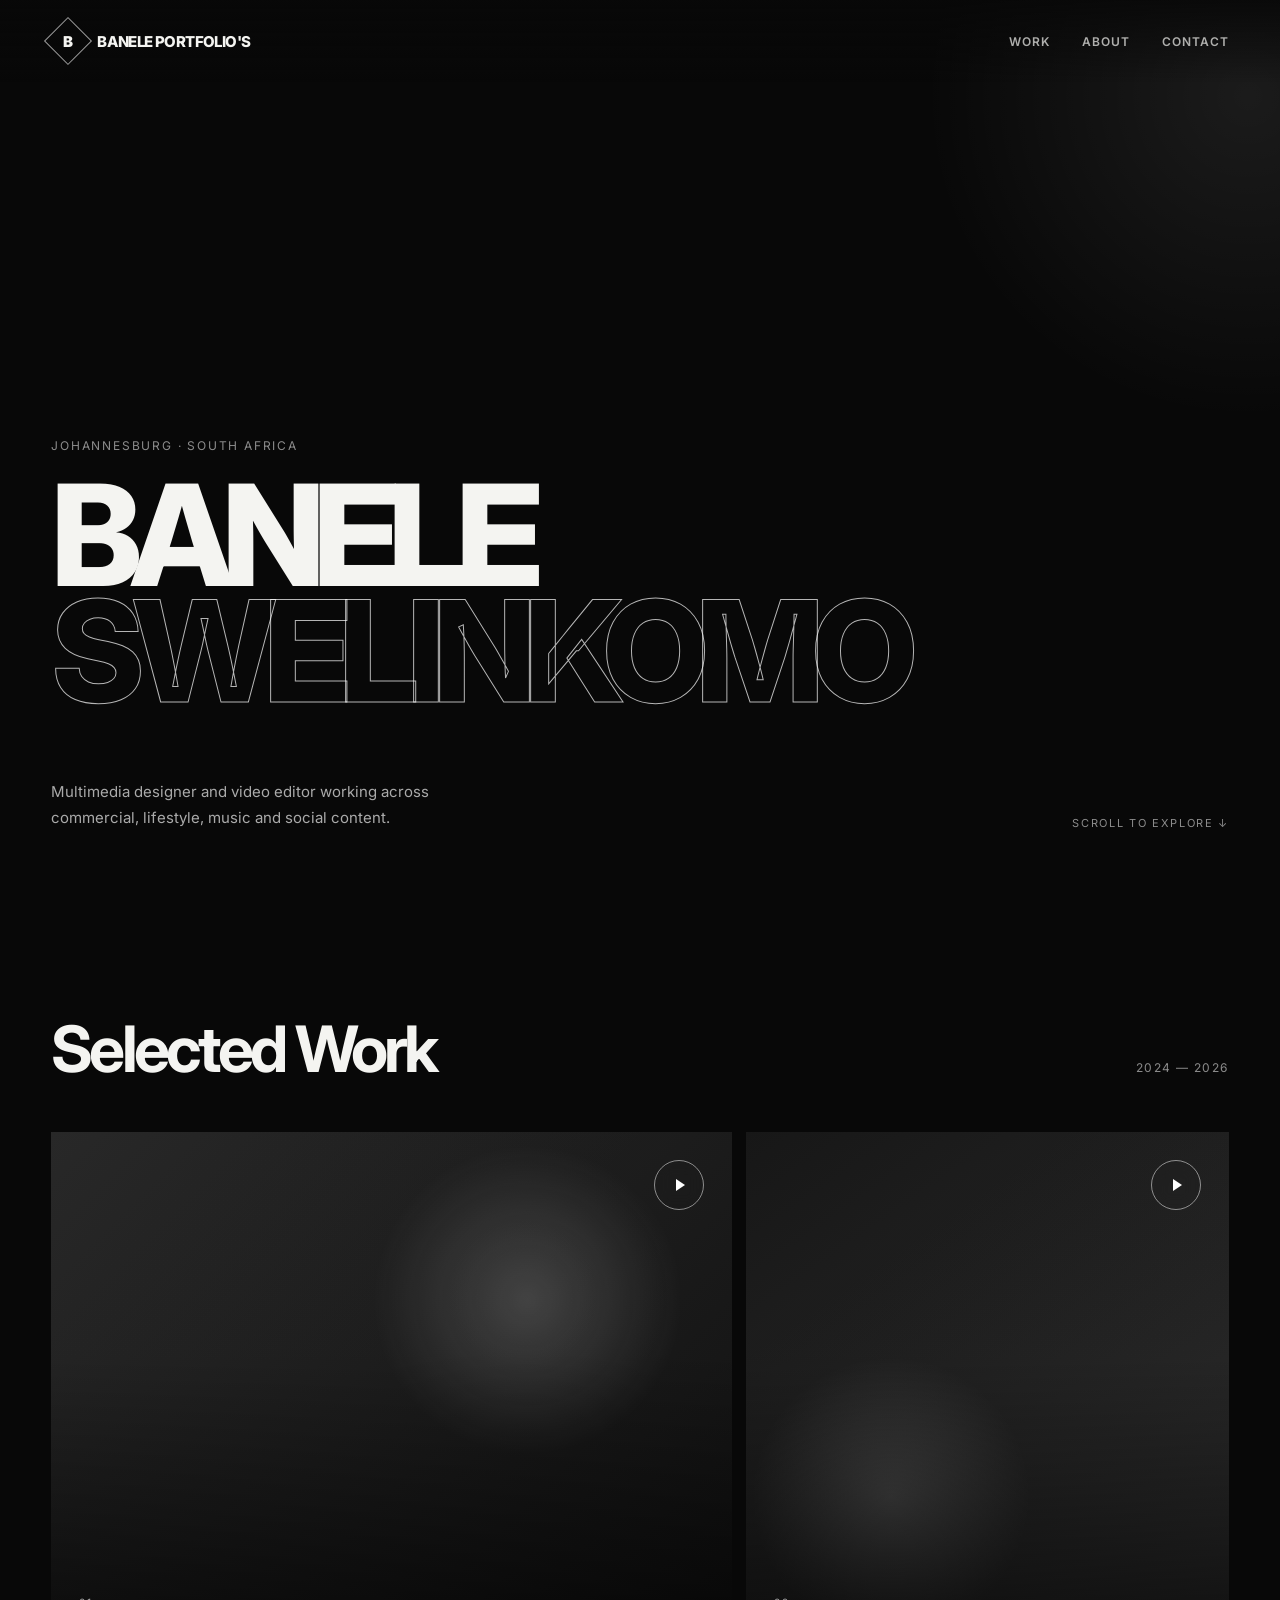
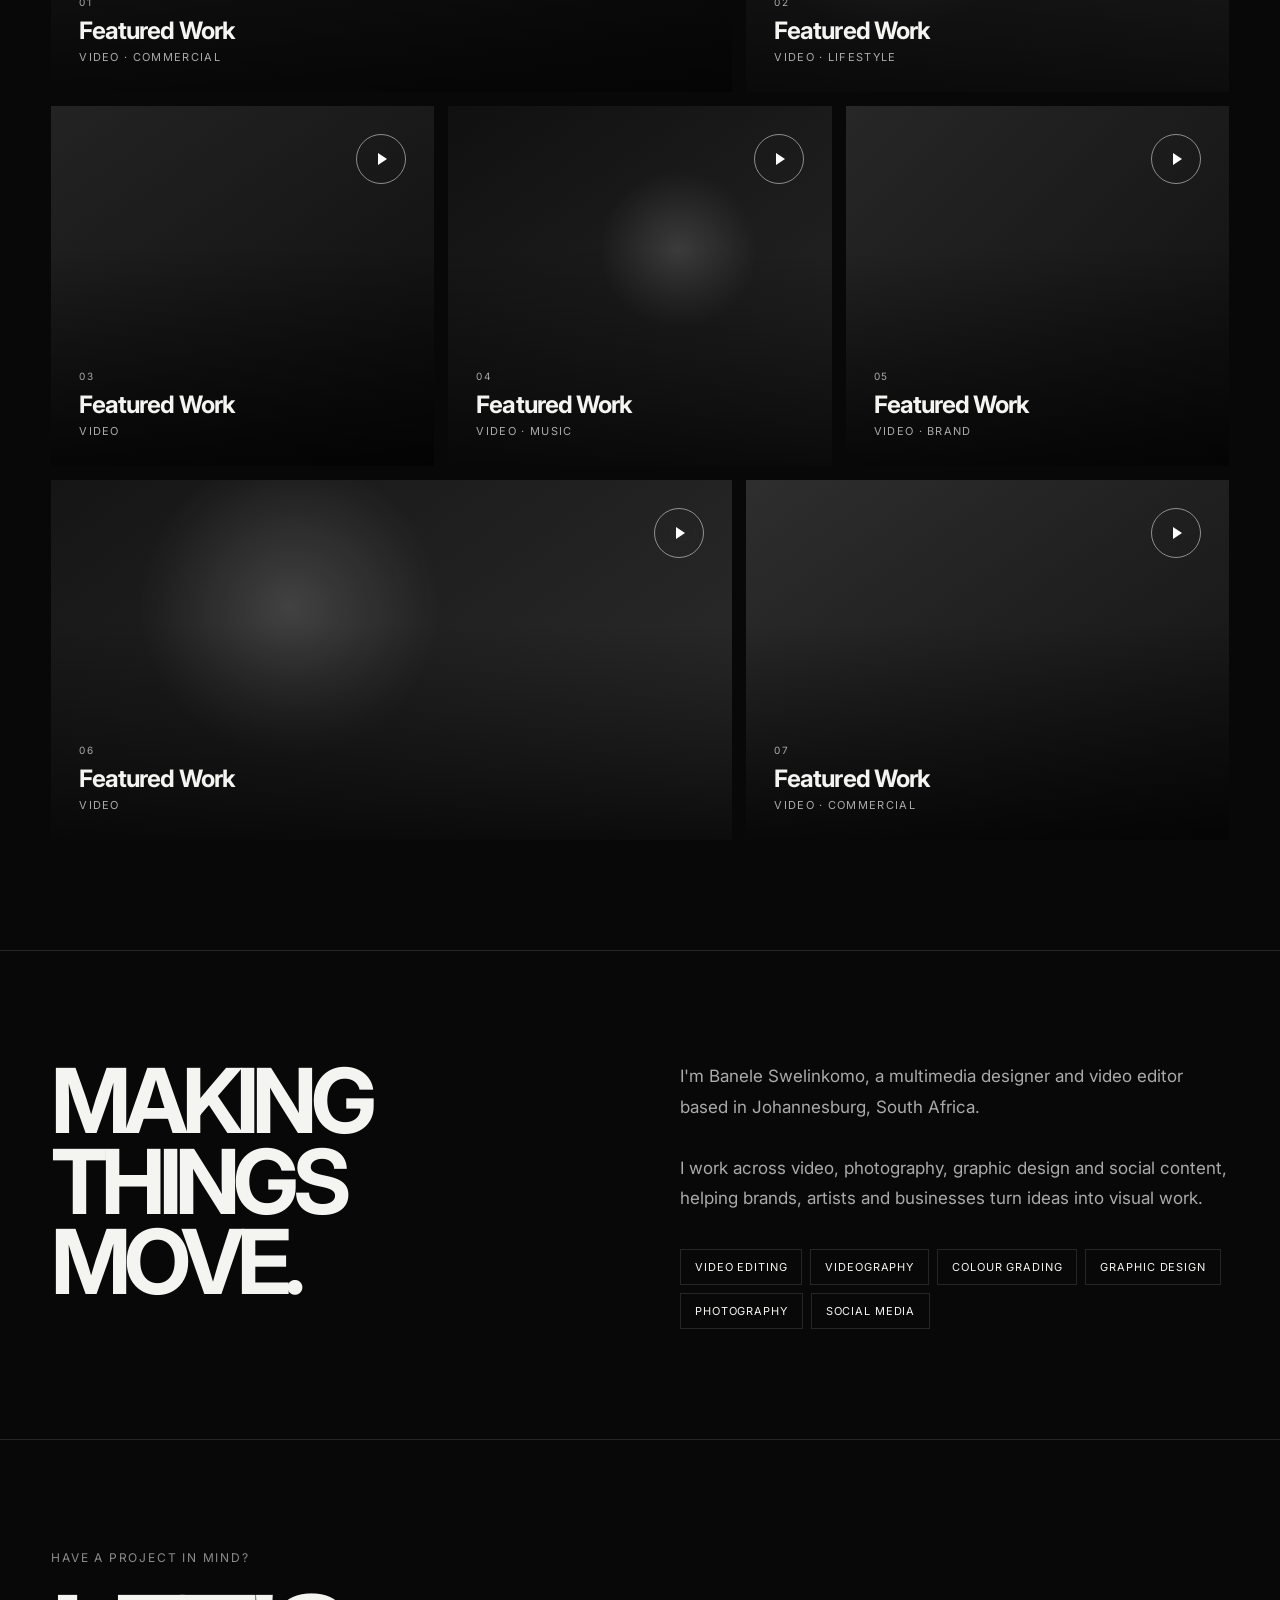
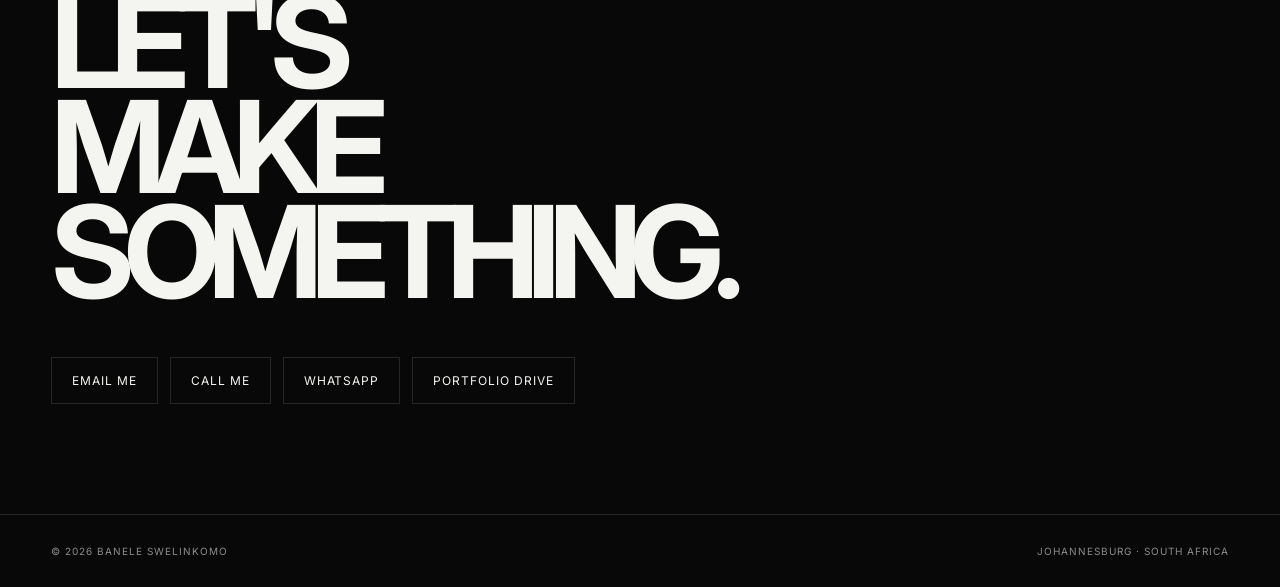
<file: Index.html>
<!DOCTYPE html>
<html lang="en">
<head>
  <meta charset="UTF-8" />
  <meta name="viewport" content="width=device-width, initial-scale=1.0" />

  <title>Banele Portfolio's — Video Editor & Multimedia Designer</title>
  <meta
    name="description"
    content="Banele Swelinkomo — Video Editor, Multimedia Designer, Graphic Designer and Social Media Specialist."
  />

  <style>
    @import url('https://fonts.googleapis.com/css2?family=Inter:wght@400;500;600;700;800;900&display=swap');

    :root {
      --black: #080808;
      --dark: #101010;
      --grey: #1a1a1a;
      --white: #f4f4f1;
      --muted: #8c8c8c;
      --border: rgba(255,255,255,0.12);
    }

    * {
      box-sizing: border-box;
      margin: 0;
      padding: 0;
    }

    html {
      scroll-behavior: smooth;
    }

    body {
      background: var(--black);
      color: var(--white);
      font-family: 'Inter', sans-serif;
      overflow-x: hidden;
    }

    a {
      color: inherit;
      text-decoration: none;
    }

    /* ---------------- HEADER ---------------- */

    header {
      position: fixed;
      top: 0;
      left: 0;
      width: 100%;
      z-index: 100;
      padding: 24px 4vw;
      display: flex;
      justify-content: space-between;
      align-items: center;
      mix-blend-mode: normal;
      background: linear-gradient(
        to bottom,
        rgba(8,8,8,0.85),
        transparent
      );
    }

    .logo {
      display: flex;
      align-items: center;
      gap: 12px;
      font-size: 15px;
      font-weight: 800;
      letter-spacing: -0.04em;
      text-transform: uppercase;
    }

    .logo-mark {
      width: 34px;
      height: 34px;
      border: 1px solid rgba(255,255,255,0.6);
      display: grid;
      place-items: center;
      font-size: 15px;
      font-weight: 900;
      transform: rotate(45deg);
    }

    .logo-mark span {
      transform: rotate(-45deg);
    }

    nav {
      display: flex;
      gap: 32px;
      font-size: 12px;
      font-weight: 600;
      text-transform: uppercase;
      letter-spacing: 0.08em;
    }

    nav a {
      opacity: 0.7;
      transition: opacity 0.3s ease;
    }

    nav a:hover {
      opacity: 1;
    }

    /* ---------------- HERO ---------------- */

    .hero {
      min-height: 100vh;
      padding: 150px 4vw 70px;
      display: flex;
      flex-direction: column;
      justify-content: flex-end;
      position: relative;
      overflow: hidden;
    }

    .hero::before {
      content: "";
      position: absolute;
      width: 55vw;
      height: 55vw;
      border-radius: 50%;
      right: -25vw;
      top: -20vw;
      background: radial-gradient(
        circle,
        rgba(255,255,255,0.08),
        transparent 65%
      );
      pointer-events: none;
    }

    .hero-label {
      font-size: 12px;
      text-transform: uppercase;
      letter-spacing: 0.15em;
      color: var(--muted);
      margin-bottom: 25px;
    }

    .hero h1 {
      font-size: clamp(4rem, 11vw, 11rem);
      line-height: 0.82;
      letter-spacing: -0.085em;
      font-weight: 800;
      max-width: 1200px;
    }

    .hero h1 span {
      display: block;
      color: transparent;
      -webkit-text-stroke: 1px rgba(255,255,255,0.7);
    }

    .hero-bottom {
      margin-top: 70px;
      display: flex;
      justify-content: space-between;
      align-items: flex-end;
      gap: 30px;
    }

    .hero-description {
      max-width: 450px;
      color: #aaa;
      font-size: 15px;
      line-height: 1.7;
    }

    .scroll-note {
      font-size: 11px;
      text-transform: uppercase;
      letter-spacing: 0.15em;
      color: var(--muted);
    }

    /* ---------------- WORK ---------------- */

    section {
      padding: 110px 4vw;
    }

    .section-heading {
      display: flex;
      justify-content: space-between;
      align-items: baseline;
      margin-bottom: 45px;
    }

    .section-heading h2 {
      font-size: clamp(2rem, 5vw, 4rem);
      letter-spacing: -0.06em;
    }

    .section-heading span {
      color: var(--muted);
      font-size: 12px;
      text-transform: uppercase;
      letter-spacing: 0.12em;
    }

    .work-grid {
      display: grid;
      grid-template-columns: repeat(12, 1fr);
      gap: 14px;
    }

    .project {
      position: relative;
      background: var(--grey);
      overflow: hidden;
      cursor: pointer;
      min-height: 360px;
    }

    .project:nth-child(1) {
      grid-column: span 7;
      min-height: 560px;
    }

    .project:nth-child(2) {
      grid-column: span 5;
      min-height: 560px;
    }

    .project:nth-child(3) {
      grid-column: span 4;
    }

    .project:nth-child(4) {
      grid-column: span 4;
    }

    .project:nth-child(5) {
      grid-column: span 4;
    }

    .project:nth-child(6) {
      grid-column: span 7;
    }

    .project:nth-child(7) {
      grid-column: span 5;
    }

    .project-background {
      position: absolute;
      inset: 0;
      background:
        radial-gradient(
          circle at 70% 30%,
          rgba(255,255,255,0.18),
          transparent 25%
        ),
        linear-gradient(
          135deg,
          #2a2a2a,
          #111
        );
      transition: transform 0.7s cubic-bezier(.2,.7,.2,1);
    }

    .project:nth-child(2) .project-background {
      background:
        radial-gradient(
          circle at 30% 65%,
          rgba(255,255,255,0.16),
          transparent 28%
        ),
        linear-gradient(145deg, #181818, #303030);
    }

    .project:nth-child(3) .project-background {
      background:
        linear-gradient(145deg, #252525, #0d0d0d);
    }

    .project:nth-child(4) .project-background {
      background:
        radial-gradient(
          circle at 60% 40%,
          rgba(255,255,255,0.15),
          transparent 25%
        ),
        linear-gradient(145deg, #111, #292929);
    }

    .project:nth-child(5) .project-background {
      background:
        linear-gradient(135deg, #292929, #101010);
    }

    .project:nth-child(6) .project-background {
      background:
        radial-gradient(
          circle at 35% 35%,
          rgba(255,255,255,0.17),
          transparent 30%
        ),
        linear-gradient(145deg, #161616, #303030);
    }

    .project:nth-child(7) .project-background {
      background:
        linear-gradient(145deg, #303030, #121212);
    }

    .project:hover .project-background {
      transform: scale(1.06);
    }

    .project-overlay {
      position: absolute;
      inset: 0;
      background: linear-gradient(
        to top,
        rgba(0,0,0,0.75),
        rgba(0,0,0,0.05) 60%
      );
    }

    .play-button {
      position: absolute;
      top: 28px;
      right: 28px;
      width: 50px;
      height: 50px;
      border: 1px solid rgba(255,255,255,0.5);
      border-radius: 50%;
      display: grid;
      place-items: center;
      backdrop-filter: blur(8px);
      transition: all 0.3s ease;
    }

    .play-button::after {
      content: "";
      margin-left: 3px;
      width: 0;
      height: 0;
      border-top: 6px solid transparent;
      border-bottom: 6px solid transparent;
      border-left: 9px solid white;
    }

    .project:hover .play-button {
      background: white;
      transform: scale(1.08);
    }

    .project:hover .play-button::after {
      border-left-color: black;
    }

    .project-info {
      position: absolute;
      left: 28px;
      right: 28px;
      bottom: 28px;
    }

    .project-number {
      font-size: 10px;
      color: #aaa;
      letter-spacing: 0.15em;
      margin-bottom: 8px;
    }

    .project-info h3 {
      font-size: 24px;
      letter-spacing: -0.04em;
    }

    .project-info p {
      margin-top: 5px;
      font-size: 11px;
      color: #aaa;
      text-transform: uppercase;
      letter-spacing: 0.12em;
    }

    /* ---------------- ABOUT ---------------- */

    .about {
      border-top: 1px solid var(--border);
      display: grid;
      grid-template-columns: 1fr 1fr;
      gap: 80px;
    }

    .about h2 {
      font-size: clamp(3rem, 7vw, 7rem);
      line-height: 0.9;
      letter-spacing: -0.075em;
    }

    .about-copy {
      max-width: 580px;
      color: #aaa;
      font-size: 17px;
      line-height: 1.8;
    }

    .skills {
      display: flex;
      flex-wrap: wrap;
      gap: 8px;
      margin-top: 35px;
    }

    .skill {
      border: 1px solid var(--border);
      padding: 10px 14px;
      font-size: 11px;
      text-transform: uppercase;
      letter-spacing: 0.08em;
    }

    /* ---------------- CONTACT ---------------- */

    .contact {
      border-top: 1px solid var(--border);
      min-height: 75vh;
      display: flex;
      flex-direction: column;
      justify-content: space-between;
    }

    .contact h2 {
      font-size: clamp(4rem, 10vw, 10rem);
      line-height: 0.82;
      letter-spacing: -0.09em;
      max-width: 1100px;
    }

    .contact-links {
      display: flex;
      flex-wrap: wrap;
      gap: 12px;
    }

    .contact-link {
      border: 1px solid var(--border);
      padding: 15px 20px;
      font-size: 12px;
      text-transform: uppercase;
      letter-spacing: 0.08em;
      transition: background 0.3s ease, color 0.3s ease;
    }

    .contact-link:hover {
      background: white;
      color: black;
    }

    /* ---------------- FOOTER ---------------- */

    footer {
      padding: 30px 4vw;
      border-top: 1px solid var(--border);
      display: flex;
      justify-content: space-between;
      color: var(--muted);
      font-size: 10px;
      text-transform: uppercase;
      letter-spacing: 0.1em;
    }

    /* ---------------- MODAL ---------------- */

    .modal {
      position: fixed;
      inset: 0;
      background: rgba(0,0,0,0.94);
      z-index: 500;
      display: none;
      align-items: center;
      justify-content: center;
      padding: 30px;
    }

    .modal.active {
      display: flex;
    }

    .modal-content {
      width: min(1100px, 100%);
    }

    .modal-video {
      width: 100%;
      aspect-ratio: 16 / 9;
      background: #111;
      display: grid;
      place-items: center;
      border: 1px solid var(--border);
    }

    .modal-message {
      text-align: center;
      color: #888;
      padding: 30px;
      line-height: 1.6;
      font-size: 13px;
    }

    .modal-close {
      position: fixed;
      top: 25px;
      right: 30px;
      background: none;
      border: none;
      color: white;
      font-size: 30px;
      cursor: pointer;
    }

    /* ---------------- MOBILE ---------------- */

    @media (max-width: 800px) {

      header {
        padding: 18px 5vw;
      }

      nav {
        gap: 15px;
        font-size: 10px;
      }

      .logo {
        font-size: 12px;
      }

      .logo-mark {
        width: 29px;
        height: 29px;
      }

      .hero {
        padding: 130px 5vw 55px;
      }

      .hero h1 {
        font-size: clamp(3.7rem, 18vw, 7rem);
      }

      .hero-bottom {
        flex-direction: column;
        align-items: flex-start;
        margin-top: 50px;
      }

      section {
        padding: 75px 5vw;
      }

      .work-grid {
        display: grid;
        grid-template-columns: 1fr;
      }

      .project,
      .project:nth-child(n) {
        grid-column: span 1;
        min-height: 430px;
      }

      .project:nth-child(1),
      .project:nth-child(2) {
        min-height: 500px;
      }

      .about {
        grid-template-columns: 1fr;
        gap: 45px;
      }

      .about-copy {
        font-size: 15px;
      }

      .contact {
        min-height: 65vh;
      }

      .contact h2 {
        font-size: clamp(4rem, 18vw, 7rem);
      }

      footer {
        flex-direction: column;
        gap: 10px;
      }
    }
  </style>
</head>

<body>

  <!-- HEADER -->

  <header>

    <a href="#home" class="logo">
      <div class="logo-mark">
        <span>B</span>
      </div>
      <span>Banele Portfolio's</span>
    </a>

    <nav>
      <a href="#work">Work</a>
      <a href="#about">About</a>
      <a href="#contact">Contact</a>
    </nav>

  </header>


  <!-- HERO -->

  <main id="home">

    <section class="hero">

      <div class="hero-label">
        Johannesburg · South Africa
      </div>

      <h1>
        BANELE
        <span>SWELINKOMO</span>
      </h1>

      <div class="hero-bottom">

        <p class="hero-description">
          Multimedia designer and video editor working across
          commercial, lifestyle, music and social content.
        </p>

        <div class="scroll-note">
          Scroll to explore ↓
        </div>

      </div>

    </section>


    <!-- WORK -->

    <section id="work">

      <div class="section-heading">

        <h2>Selected Work</h2>

        <span>2024 — 2026</span>

      </div>


      <div class="work-grid">


        <!-- PROJECT 01 -->

        <article class="project" onclick="openProject()">

          <div class="project-background"></div>

          <div class="project-overlay"></div>

          <div class="play-button"></div>

          <div class="project-info">
            <div class="project-number">01</div>
            <h3>Featured Work</h3>
            <p>Video · Commercial</p>
          </div>

        </article>


        <!-- PROJECT 02 -->

        <article class="project" onclick="openProject()">

          <div class="project-background"></div>

          <div class="project-overlay"></div>

          <div class="play-button"></div>

          <div class="project-info">
            <div class="project-number">02</div>
            <h3>Featured Work</h3>
            <p>Video · Lifestyle</p>
          </div>

        </article>


        <!-- PROJECT 03 -->

        <article class="project" onclick="openProject()">

          <div class="project-background"></div>

          <div class="project-overlay"></div>

          <div class="play-button"></div>

          <div class="project-info">
            <div class="project-number">03</div>
            <h3>Featured Work</h3>
            <p>Video</p>
          </div>

        </article>


        <!-- PROJECT 04 -->

        <article class="project" onclick="openProject()">

          <div class="project-background"></div>

          <div class="project-overlay"></div>

          <div class="play-button"></div>

          <div class="project-info">
            <div class="project-number">04</div>
            <h3>Featured Work</h3>
            <p>Video · Music</p>
          </div>

        </article>


        <!-- PROJECT 05 -->

        <article class="project" onclick="openProject()">

          <div class="project-background"></div>

          <div class="project-overlay"></div>

          <div class="play-button"></div>

          <div class="project-info">
            <div class="project-number">05</div>
            <h3>Featured Work</h3>
            <p>Video · Brand</p>
          </div>

        </article>


        <!-- PROJECT 06 -->

        <article class="project" onclick="openProject()">

          <div class="project-background"></div>

          <div class="project-overlay"></div>

          <div class="play-button"></div>

          <div class="project-info">
            <div class="project-number">06</div>
            <h3>Featured Work</h3>
            <p>Video</p>
          </div>

        </article>


        <!-- PROJECT 07 -->

        <article class="project" onclick="openProject()">

          <div class="project-background"></div>

          <div class="project-overlay"></div>

          <div class="play-button"></div>

          <div class="project-info">
            <div class="project-number">07</div>
            <h3>Featured Work</h3>
            <p>Video · Commercial</p>
          </div>

        </article>


      </div>

    </section>


    <!-- ABOUT -->

    <section id="about" class="about">

      <div>

        <h2>
          MAKING<br>
          THINGS<br>
          MOVE.
        </h2>

      </div>

      <div>

        <p class="about-copy">

          I'm Banele Swelinkomo, a multimedia designer and video
          editor based in Johannesburg, South Africa.

          <br><br>

          I work across video, photography, graphic design and
          social content, helping brands, artists and businesses
          turn ideas into visual work.

        </p>


        <div class="skills">

          <div class="skill">Video Editing</div>
          <div class="skill">Videography</div>
          <div class="skill">Colour Grading</div>
          <div class="skill">Graphic Design</div>
          <div class="skill">Photography</div>
          <div class="skill">Social Media</div>

        </div>

      </div>

    </section>


    <!-- CONTACT -->

    <section id="contact" class="contact">

      <div>

        <div class="hero-label">
          Have a project in mind?
        </div>

        <h2>
          LET'S<br>
          MAKE<br>
          SOMETHING.
        </h2>

      </div>


      <div class="contact-links">

        <!-- Email -->
        <a
          class="contact-link"
          href="mailto:Randyswelinkom@gmai.com"
        >
          Email Me
        </a>


        <!-- Phone -->
        <a
          class="contact-link"
          href="tel:+27814610300"
        >
          Call Me
        </a>


        <!-- WhatsApp -->
        <a
          class="contact-link"
          href="https://wa.me/27814610300"
          target="_blank"
          rel="noopener"
        >
          WhatsApp
        </a>


        <!-- Google Drive -->
        <a
          class="contact-link"
          href="https://drive.google.com/drive/folders/1y1XVzNix7vNFBD_h9GKTr2U2lZFMNueP?usp=sharing"
          target="_blank"
          rel="noopener"
        >
          Portfolio Drive
        </a>

      </div>

    </section>

  </main>


  <!-- FOOTER -->

  <footer>

    <span>© 2026 Banele Swelinkomo</span>

    <span>Johannesburg · South Africa</span>

  </footer>


  <!-- VIDEO MODAL -->

  <div class="modal" id="videoModal">

    <button
      class="modal-close"
      onclick="closeProject()"
      aria-label="Close"
    >
      ×
    </button>

    <div class="modal-content">

      <div class="modal-video">

        <div class="modal-message">

          <strong>Video Preview</strong>
          <br><br>

          Your Google Drive video will appear here.

          <br>

          Once we add the individual Drive video links,
          this window will play the selected project directly
          on the website.

        </div>

      </div>

    </div>

  </div>


  <script>

    function openProject() {
      document
        .getElementById("videoModal")
        .classList
        .add("active");

      document.body.style.overflow = "hidden";
    }


    function closeProject() {
      document
        .getElementById("videoModal")
        .classList
        .remove("active");

      document.body.style.overflow = "";
    }


    document
      .getElementById("videoModal")
      .addEventListener("click", function(event) {

        if (event.target === this) {
          closeProject();
        }

      });


    document.addEventListener("keydown", function(event) {

      if (event.key === "Escape") {
        closeProject();
      }

    });

  </script>

</body>
</html>
</file>
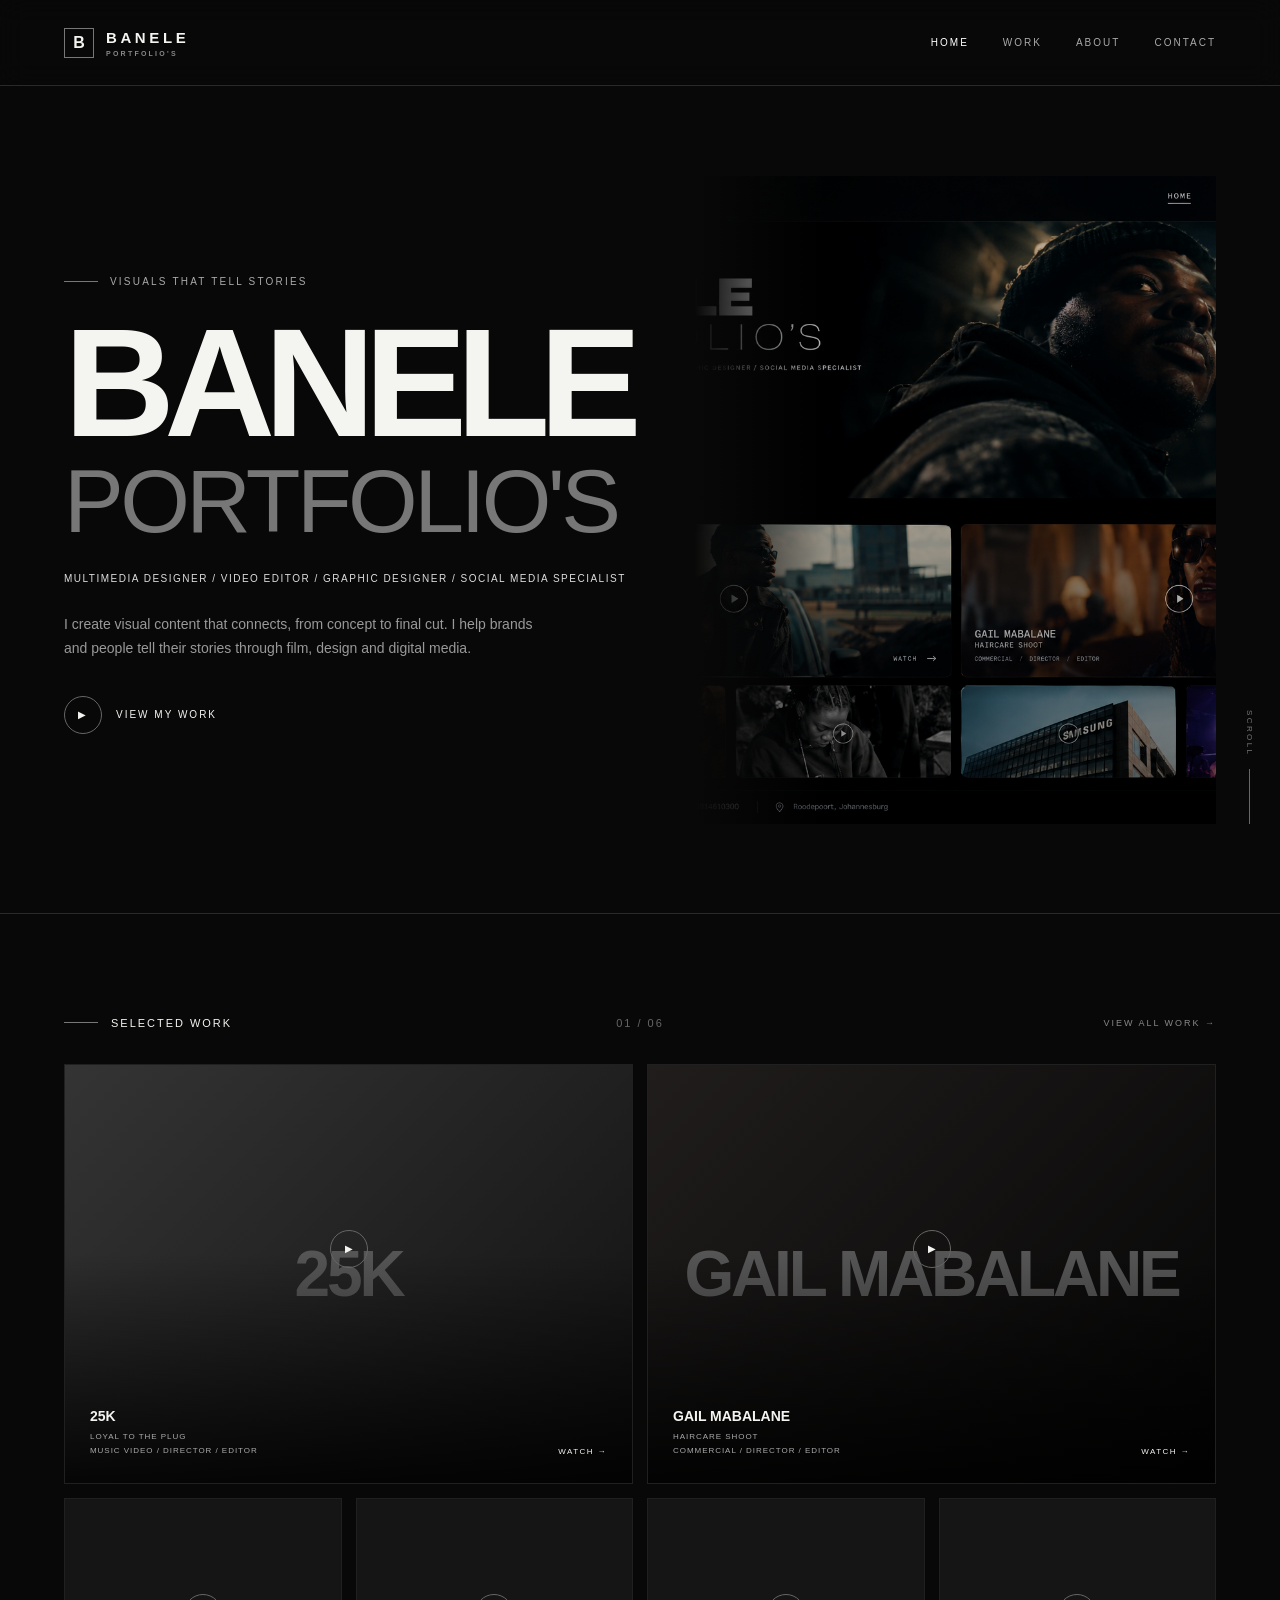
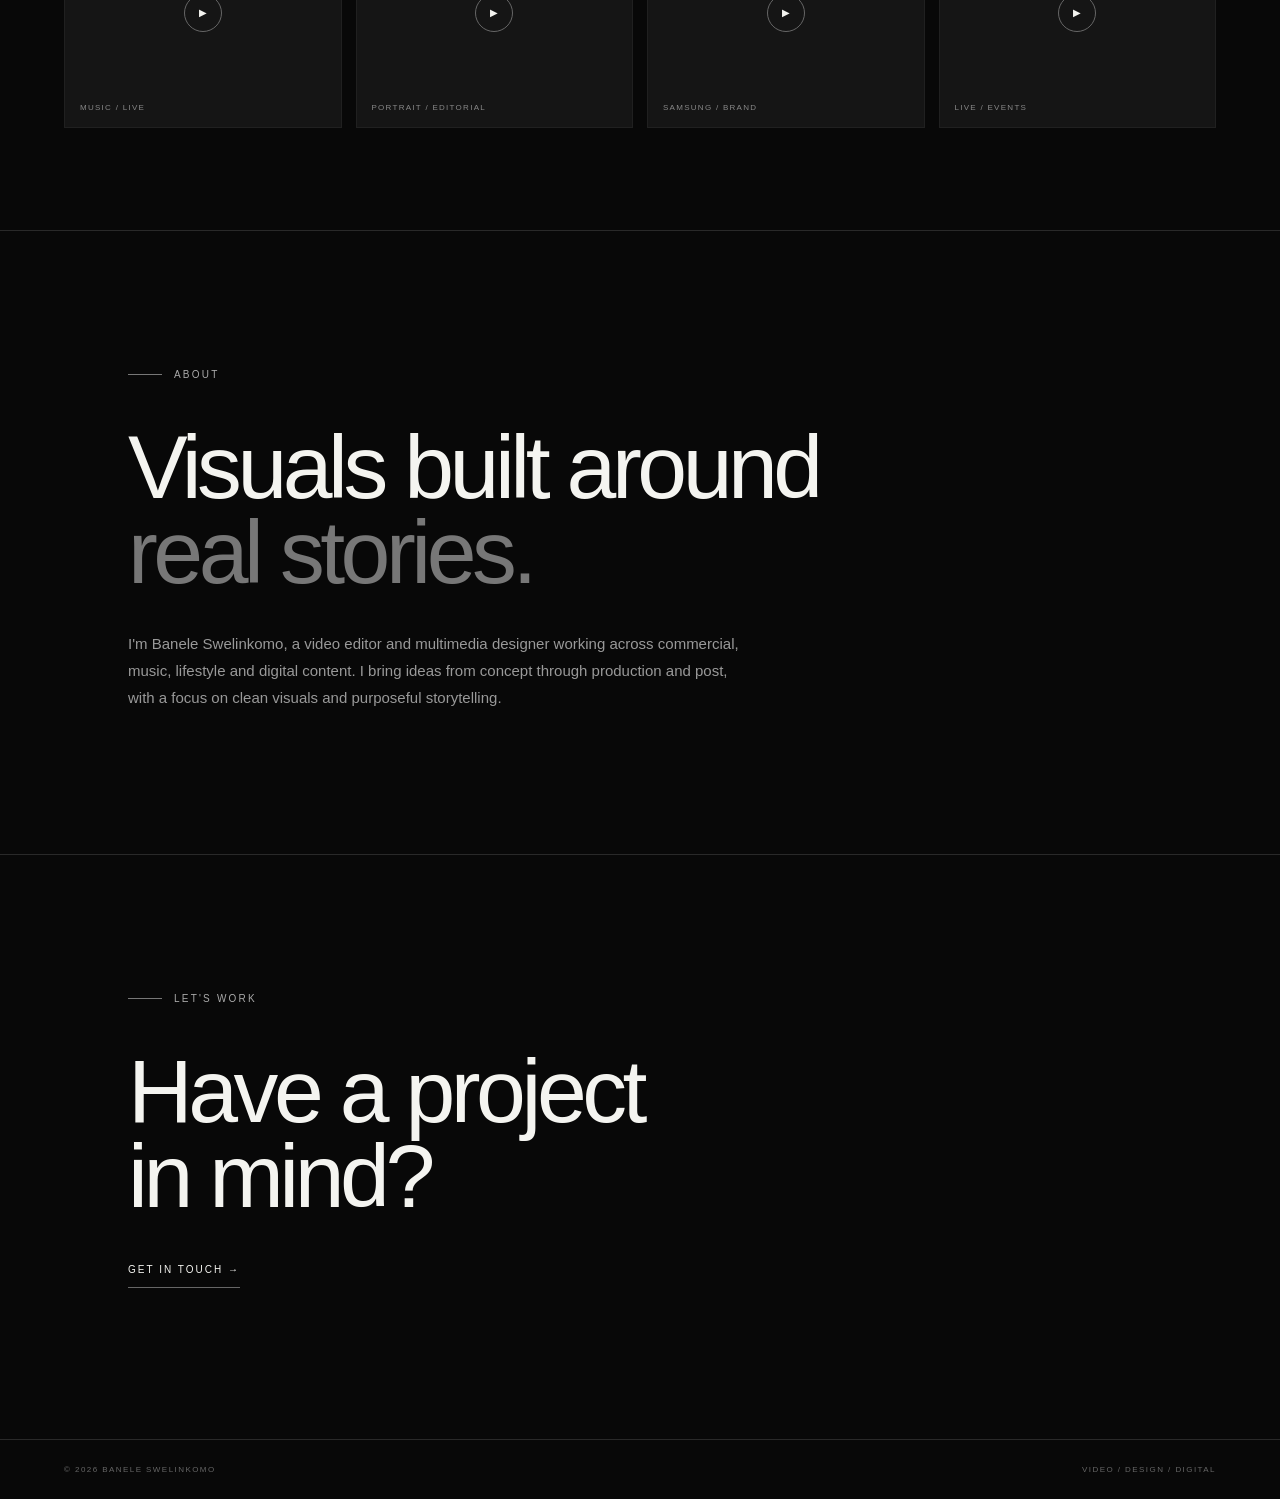
<file: Banele_Portfolio_Website/index.html>
<!DOCTYPE html>
<html lang="en">
<head>
  <meta charset="UTF-8">
  <meta name="viewport" content="width=device-width, initial-scale=1.0">
  <meta name="description" content="Banele Swelinkomo — Video Editor, Multimedia Designer, Graphic Designer and Social Media Specialist.">
  <title>Banele's Portfolio — Video Editor & Multimedia Designer</title>
  <link rel="stylesheet" href="style.css">
</head>
<body>
  <header class="site-header">
    <a class="brand" href="#home" aria-label="Banele Portfolio">
      <span class="brand-mark">B</span>
      <span class="brand-text">BANELE<small>PORTFOLIO'S</small></span>
    </a>
    <nav>
      <a class="active" href="#home">HOME</a>
      <a href="#work">WORK</a>
      <a href="#about">ABOUT</a>
      <a href="#contact">CONTACT</a>
    </nav>
  </header>

  <main>
    <section id="home" class="hero">
      <div class="hero-copy">
        <p class="eyebrow"><span></span> VISUALS THAT TELL STORIES</p>
        <h1>BANELE</h1>
        <h2>PORTFOLIO'S</h2>
        <p class="roles">MULTIMEDIA DESIGNER / VIDEO EDITOR / GRAPHIC DESIGNER / SOCIAL MEDIA SPECIALIST</p>
        <p class="intro">I create visual content that connects, from concept to final cut. I help brands and people tell their stories through film, design and digital media.</p>
        <a class="cta" href="#work"><span>▶</span> VIEW MY WORK</a>
      </div>

      <div class="hero-image">
        <img src="assets/portfolio-reference.png" alt="Banele portfolio visual reference">
        <div class="image-fade"></div>
      </div>

      <div class="scroll-indicator">SCROLL <span></span></div>
    </section>

    <section id="work" class="work-section">
      <div class="section-heading">
        <div><span class="line"></span><span>SELECTED WORK</span></div>
        <span class="count">01 / 06</span>
        <a href="#contact">VIEW ALL WORK →</a>
      </div>

      <div class="work-grid">
        <article class="work-card featured">
          <div class="placeholder">25K</div>
          <div class="card-overlay">
            <span class="play">▶</span>
            <div><strong>25K</strong><small>LOYAL TO THE PLUG<br>MUSIC VIDEO / DIRECTOR / EDITOR</small></div>
            <span class="watch">WATCH →</span>
          </div>
        </article>

        <article class="work-card featured second">
          <div class="placeholder">GAIL MABALANE</div>
          <div class="card-overlay">
            <span class="play">▶</span>
            <div><strong>GAIL MABALANE</strong><small>HAIRCARE SHOOT<br>COMMERCIAL / DIRECTOR / EDITOR</small></div>
            <span class="watch">WATCH →</span>
          </div>
        </article>

        <article class="work-card"><div class="mini-label">MUSIC / LIVE</div><span class="play">▶</span></article>
        <article class="work-card"><div class="mini-label">PORTRAIT / EDITORIAL</div><span class="play">▶</span></article>
        <article class="work-card"><div class="mini-label">SAMSUNG / BRAND</div><span class="play">▶</span></article>
        <article class="work-card"><div class="mini-label">LIVE / EVENTS</div><span class="play">▶</span></article>
      </div>
    </section>

    <section id="about" class="about">
      <p class="eyebrow"><span></span> ABOUT</p>
      <h2>Visuals built around<br><em>real stories.</em></h2>
      <p>I'm Banele Swelinkomo, a video editor and multimedia designer working across commercial, music, lifestyle and digital content. I bring ideas from concept through production and post, with a focus on clean visuals and purposeful storytelling.</p>
    </section>

    <section id="contact" class="contact">
      <p class="eyebrow"><span></span> LET'S WORK</p>
      <h2>Have a project<br>in mind?</h2>
      <a href="mailto:hello@baneleswelinkomo.com" class="email">GET IN TOUCH →</a>
    </section>
  </main>

  <footer>
    <span>© 2026 BANELE SWELINKOMO</span>
    <span>VIDEO / DESIGN / DIGITAL</span>
  </footer>
  <script src="script.js"></script>
</body>
</html>
</file>
<file: Banele_Portfolio_Website/style.css>
:root{
  --black:#080808;
  --white:#f4f4f0;
  --muted:#999;
  --line:#292929;
  --card:#151515;
}
*{box-sizing:border-box}
html{scroll-behavior:smooth}
body{margin:0;background:var(--black);color:var(--white);font-family:Inter,Arial,sans-serif;overflow-x:hidden}
a{color:inherit;text-decoration:none}
.site-header{height:86px;display:flex;align-items:center;justify-content:space-between;padding:0 5vw;border-bottom:1px solid var(--line);position:sticky;top:0;background:rgba(8,8,8,.88);backdrop-filter:blur(14px);z-index:10}
.brand{display:flex;align-items:center;gap:12px}
.brand-mark{border:1px solid #777;width:30px;height:30px;display:grid;place-items:center;font-weight:700}
.brand-text{font-size:15px;letter-spacing:.24em;font-weight:600}.brand-text small{display:block;font-size:7px;letter-spacing:.32em;color:#888;margin-top:4px}
nav{display:flex;gap:34px;font-size:10px;letter-spacing:.2em;color:#aaa}nav a{padding:34px 0}nav a:hover,nav a.active{color:#fff}
.hero{min-height:calc(100vh - 86px);display:grid;grid-template-columns:1fr 1fr;align-items:center;padding:7vw 5vw;position:relative;gap:5vw}
.hero-copy{max-width:720px;position:relative;z-index:2}.eyebrow{font-size:10px;letter-spacing:.22em;color:#aaa;display:flex;gap:12px;align-items:center}.eyebrow span,.line{display:inline-block;width:34px;height:1px;background:#777}
h1{font-size:clamp(80px,12vw,190px);line-height:.76;margin:38px 0 0;letter-spacing:-.07em}
.hero h2{font-size:clamp(45px,7vw,105px);font-weight:300;line-height:.9;color:#777;letter-spacing:-.04em;margin:20px 0 28px}
.roles{font-size:10px;letter-spacing:.15em;line-height:1.8;color:#ddd;max-width:650px}
.intro{color:#999;line-height:1.7;max-width:480px;font-size:14px;margin:25px 0 35px}
.cta{font-size:10px;letter-spacing:.2em;display:inline-flex;gap:14px;align-items:center}.cta span,.play{width:38px;height:38px;border:1px solid #666;border-radius:50%;display:grid;place-items:center;font-size:10px}.cta:hover span{transform:scale(1.08)}
.hero-image{height:min(72vh,760px);overflow:hidden;position:relative;background:#121212}.hero-image img{width:100%;height:100%;object-fit:cover;object-position:center;filter:brightness(.72) contrast(1.06);transform:scale(1.02)}.image-fade{position:absolute;inset:0;background:linear-gradient(90deg,var(--black) 0%,transparent 25%),linear-gradient(0deg,rgba(0,0,0,.3),transparent 40%)}
.scroll-indicator{position:absolute;right:2vw;bottom:7vw;font-size:8px;letter-spacing:.3em;color:#777;writing-mode:vertical-rl;display:flex;gap:12px;align-items:center}.scroll-indicator span{width:1px;height:55px;background:#666}
.work-section{padding:8vw 5vw;border-top:1px solid var(--line)}
.section-heading{display:grid;grid-template-columns:1fr auto 1fr;align-items:center;gap:25px;margin-bottom:35px;font-size:11px;letter-spacing:.18em}.section-heading>div{display:flex;align-items:center;gap:13px}.count{color:#666}.section-heading>a{text-align:right;color:#888;font-size:9px}.work-grid{display:grid;grid-template-columns:repeat(4,1fr);gap:14px}.work-card{min-height:230px;background:var(--card);border:1px solid #202020;position:relative;overflow:hidden}.work-card.featured{grid-column:span 2;min-height:420px;background:linear-gradient(135deg,#343434,#111)}.work-card.second{background:linear-gradient(135deg,#201d1c,#050505)}.placeholder{height:100%;display:grid;place-items:center;color:#555;font-size:clamp(30px,5vw,70px);font-weight:700;letter-spacing:-.05em}.card-overlay{position:absolute;inset:0;display:flex;flex-direction:column;justify-content:space-between;padding:25px;background:linear-gradient(0deg,rgba(0,0,0,.85),transparent 55%)}.card-overlay .play{align-self:center;margin:auto}.card-overlay strong{font-size:14px;display:block}.card-overlay small{display:block;color:#aaa;font-size:8px;line-height:1.7;letter-spacing:.12em;margin-top:6px}.watch{position:absolute;right:25px;bottom:27px;font-size:8px;letter-spacing:.18em}.work-card:not(.featured){display:flex;align-items:center;justify-content:center}.mini-label{position:absolute;left:15px;bottom:15px;font-size:8px;letter-spacing:.16em;color:#888}
.about,.contact{padding:10vw 10vw;border-top:1px solid var(--line)}.about h2,.contact h2{font-size:clamp(45px,7vw,100px);font-weight:300;line-height:.95;letter-spacing:-.05em;margin:45px 0 35px}.about h2 em{color:#777;font-style:normal}.about>p:last-child{max-width:620px;color:#999;line-height:1.8;font-size:15px}.contact{min-height:65vh}.email{display:inline-block;margin-top:10px;border-bottom:1px solid #666;padding-bottom:12px;font-size:10px;letter-spacing:.2em}
footer{display:flex;justify-content:space-between;padding:25px 5vw;border-top:1px solid var(--line);font-size:8px;letter-spacing:.18em;color:#666}
@media(max-width:800px){.site-header{height:70px;padding:0 6vw}nav{gap:14px}nav a{padding:26px 0;font-size:8px}.hero{grid-template-columns:1fr;padding:15vw 6vw 18vw}.hero-image{height:58vh;order:-1}.hero-copy{margin-top:-30px}.scroll-indicator{display:none}.work-section{padding:18vw 6vw}.section-heading{grid-template-columns:1fr auto}.section-heading>a{display:none}.work-grid{grid-template-columns:1fr 1fr}.work-card.featured{grid-column:span 2;min-height:320px}.about,.contact{padding:18vw 8vw}footer{padding:22px 6vw;gap:15px;flex-direction:column}}
</file>
